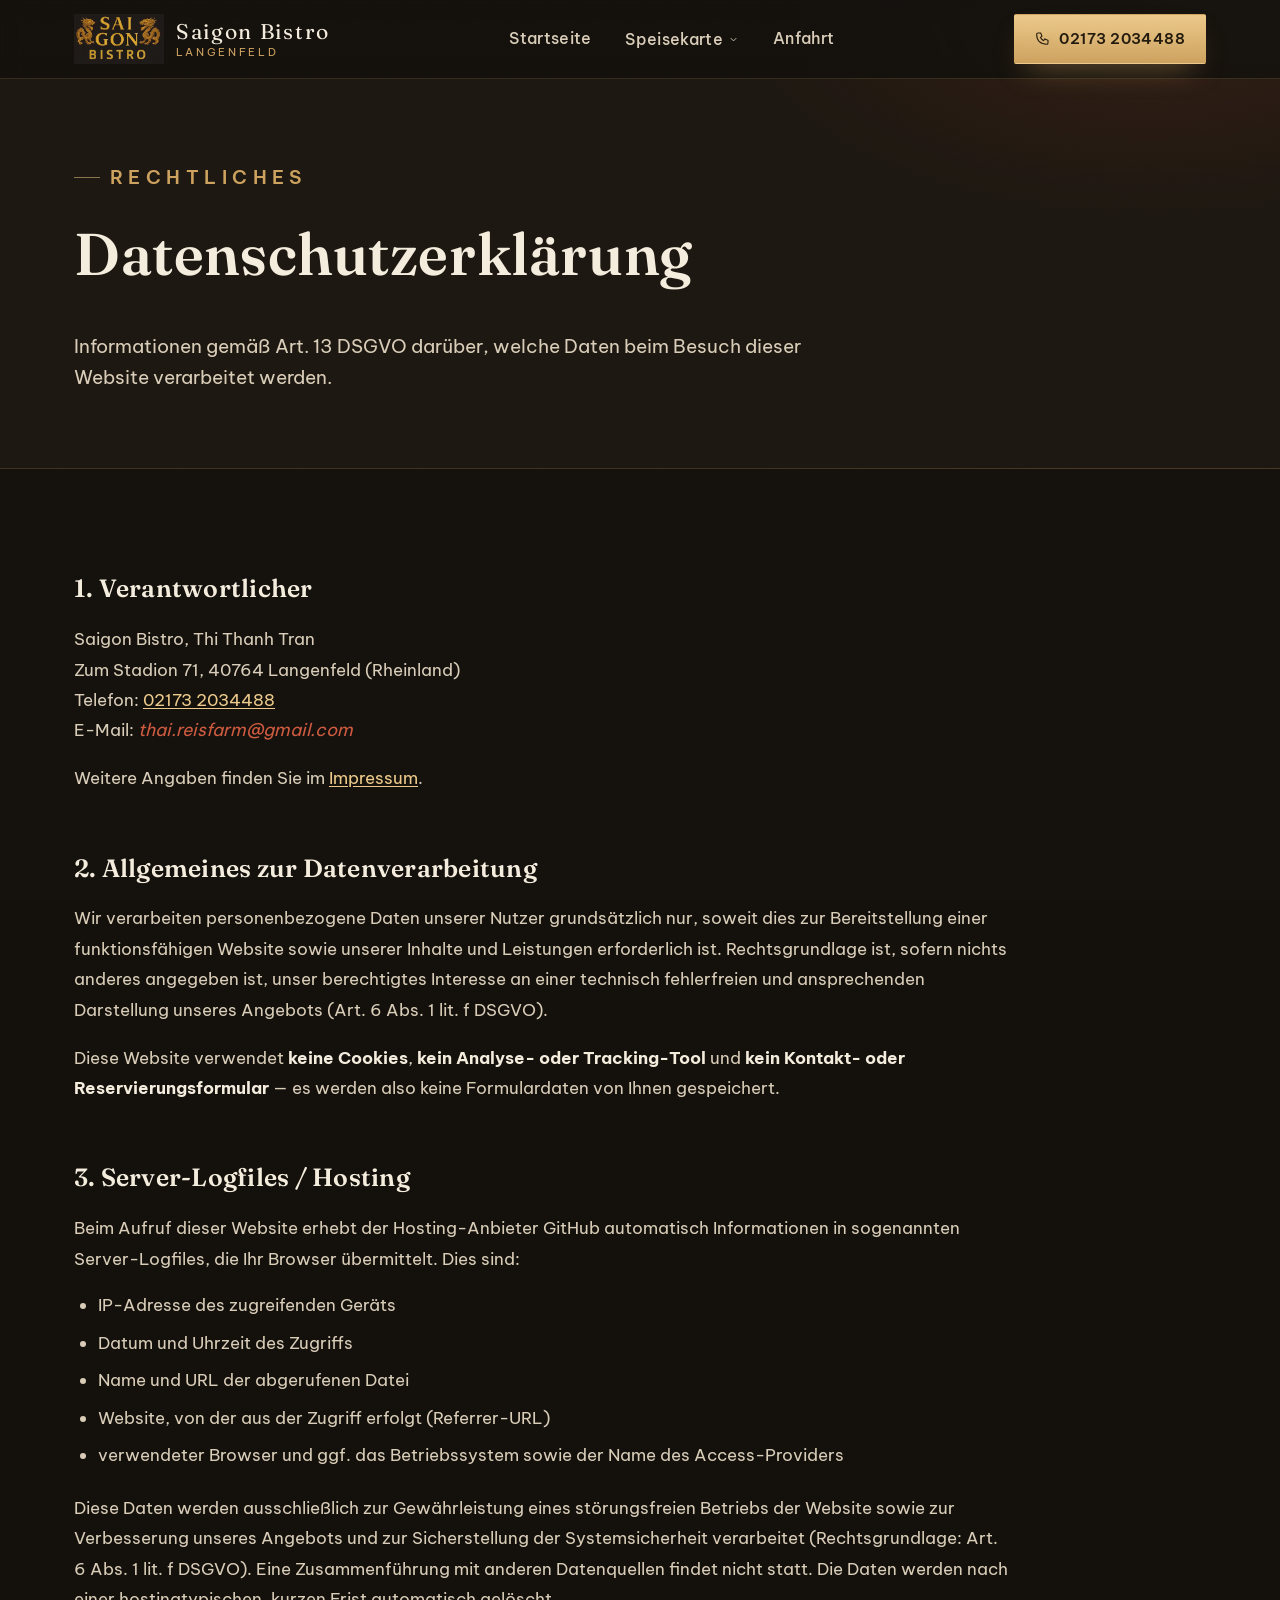
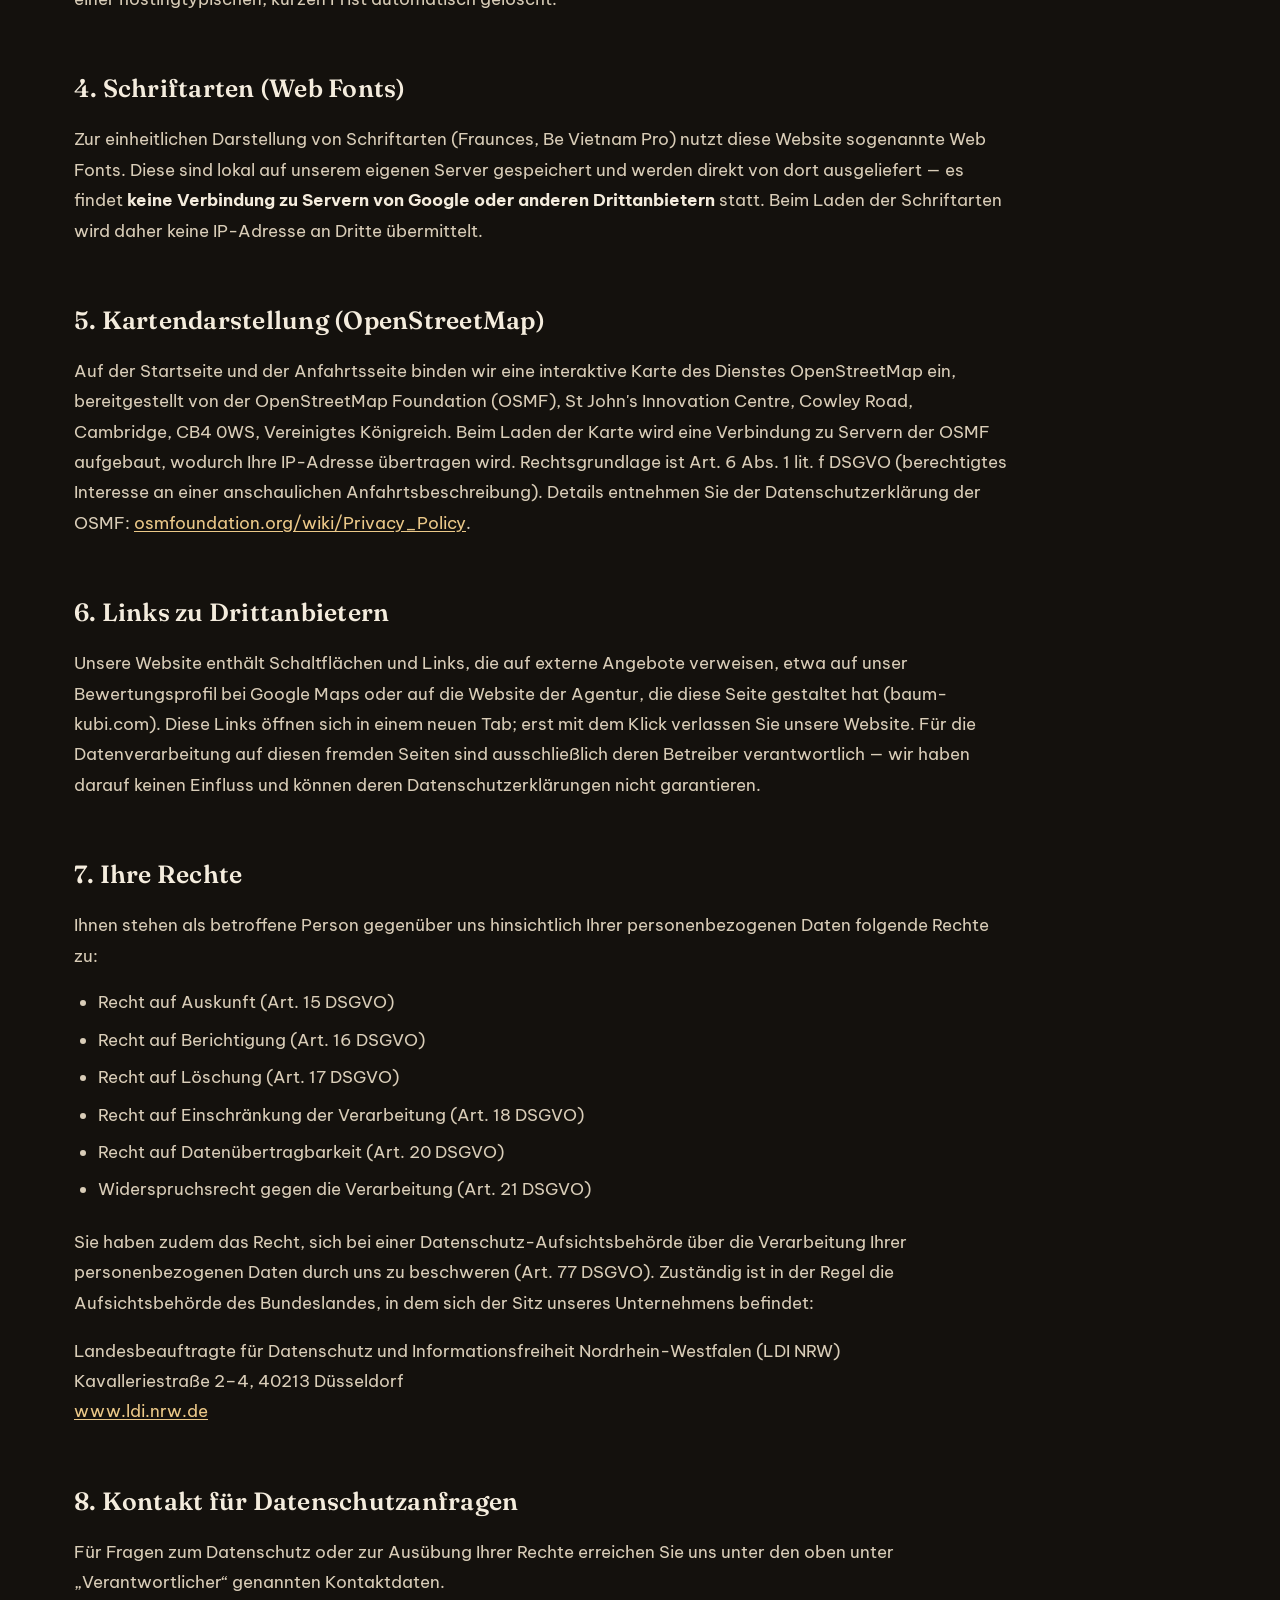
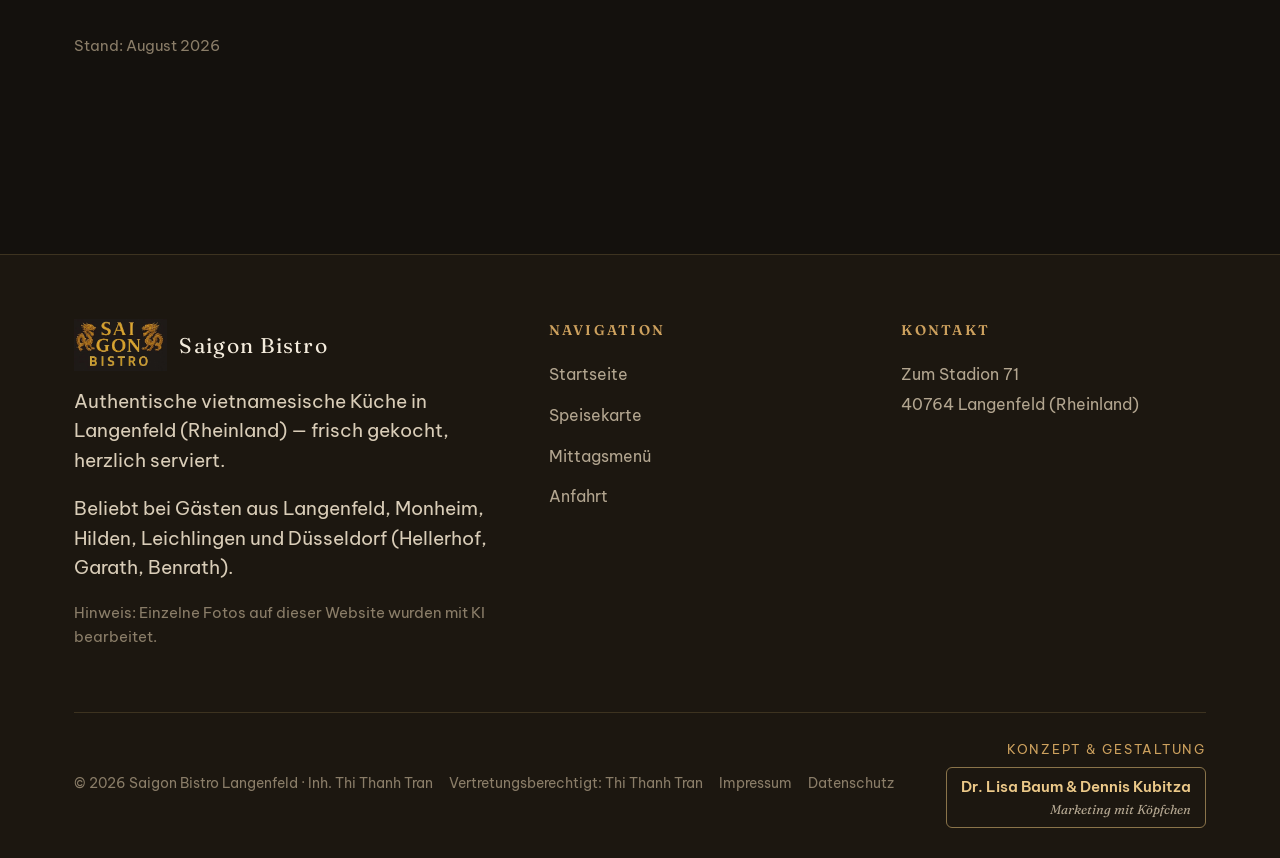
<file: datenschutz.html>
<!doctype html>
<html lang="de">
<head>
<meta charset="UTF-8">
<meta name="viewport" content="width=device-width, initial-scale=1.0">
<title>Datenschutzerklärung — Saigon Bistro Langenfeld</title>
<meta name="description" content="Datenschutzerklärung des Saigon Bistro Langenfeld gemäß Art. 13 DSGVO.">
<meta name="author" content="Dennis Kubitza, Dr. Lisa Baum &amp; Dennis Kubitza GbR (baum-kubi.com)">
<link rel="author" href="https://dennis-kubitza.com/">
<meta name="robots" content="index, follow">
<link rel="canonical" href="https://saigon-bistro.de/datenschutz.html">
<link rel="icon" href="images/logo.webp" type="image/webp">
<link rel="stylesheet" href="css/style.css">

<!-- Open Graph -->
<meta property="og:type" content="website">
<meta property="og:site_name" content="Saigon Bistro">
<meta property="og:locale" content="de_DE">
<meta property="og:url" content="https://saigon-bistro.de/datenschutz.html">
<meta property="og:title" content="Datenschutzerklärung — Saigon Bistro Langenfeld">
<meta property="og:description" content="Datenschutzerklärung des Saigon Bistro Langenfeld gemäß Art. 13 DSGVO.">
<meta property="og:image" content="https://saigon-bistro.de/images/logo.webp">
<meta property="og:image:width" content="600">
<meta property="og:image:height" content="334">

<!-- Twitter Card -->
<meta name="twitter:card" content="summary">
<meta name="twitter:title" content="Datenschutzerklärung — Saigon Bistro Langenfeld">
<meta name="twitter:image" content="https://saigon-bistro.de/images/logo.webp">
</head>
<body>

<header class="site-header">
  <nav class="nav">
    <a href="index.html" class="brand">
      <img src="images/logo.webp" alt="Saigon Bistro Logo">
      <span class="brand-text">Saigon Bistro<small>Langenfeld</small></span>
    </a>
    <div class="nav-links">
      <a href="index.html">Startseite</a>
      <div class="nav-dropdown">
        <button class="nav-dropdown-toggle" type="button" aria-haspopup="true" aria-expanded="false">
          Speisekarte
          <svg viewBox="0 0 24 24" fill="none" stroke="currentColor" stroke-width="2"><path d="M6 9l6 6 6-6"/></svg>
        </button>
        <div class="nav-dropdown-menu">
          <a href="speisekarte.html">Komplette Karte</a>
          <a href="mittagsangebote.html">Mittagsmenü</a>
        </div>
      </div>
      <a href="anfahrt.html">Anfahrt</a>
    </div>
    <button class="nav-toggle" aria-label="Menü öffnen" aria-expanded="false">
      <svg viewBox="0 0 24 24" fill="none" stroke="currentColor" stroke-width="1.6"><path d="M3 6h18M3 12h18M3 18h18"/></svg>
    </button>
    <div class="nav-cta">
      <a href="tel:021732034488" class="btn btn-call">
        <svg viewBox="0 0 24 24" fill="none" stroke="currentColor" stroke-width="1.6"><path d="M6 3h4l2 5-2.5 1.5a11 11 0 005 5L16 12l5 2v4a2 2 0 01-2 2C9.5 20 4 14.5 4 5a2 2 0 012-2z"/></svg>
        <span class="btn-call-num">02173 2034488</span>
      </a>
    </div>
  </nav>
</header>

<main>

  <section class="page-hero">
    <div class="container">
      <p class="kicker">Rechtliches</p>
      <h1>Datenschutzerklärung</h1>
      <p>Informationen gemäß Art. 13 DSGVO darüber, welche Daten beim Besuch dieser Website verarbeitet werden.</p>
    </div>
  </section>

  <section>
    <div class="container">


      <div class="legal-content reveal">
        <h2>1. Verantwortlicher</h2>
        <p>
          Saigon Bistro, Thi Thanh Tran<br>
          Zum Stadion 71, 40764 Langenfeld (Rheinland)<br>
          Telefon: <a href="tel:021732034488">02173 2034488</a><br>
          E-Mail: <span class="legal-todo">thai.reisfarm@gmail.com</span>
        </p>
        <p>Weitere Angaben finden Sie im <a href="impressum.html">Impressum</a>.</p>

        <h2>2. Allgemeines zur Datenverarbeitung</h2>
        <p>Wir verarbeiten personenbezogene Daten unserer Nutzer grundsätzlich nur, soweit dies zur
          Bereitstellung einer funktionsfähigen Website sowie unserer Inhalte und Leistungen erforderlich ist.
          Rechtsgrundlage ist, sofern nichts anderes angegeben ist, unser berechtigtes Interesse an einer
          technisch fehlerfreien und ansprechenden Darstellung unseres Angebots (Art. 6 Abs. 1 lit. f DSGVO).</p>
        <p>Diese Website verwendet <strong>keine Cookies</strong>, <strong>kein Analyse- oder Tracking-Tool</strong>
          und <strong>kein Kontakt- oder Reservierungsformular</strong> — es werden also keine Formulardaten von
          Ihnen gespeichert.</p>

        <h2>3. Server-Logfiles / Hosting</h2>
        <p>Beim Aufruf dieser Website erhebt der Hosting-Anbieter GitHub</span> automatisch Informationen in sogenannten Server-Logfiles, die
          Ihr Browser übermittelt. Dies sind:</p>
        <ul>
          <li>IP-Adresse des zugreifenden Geräts</li>
          <li>Datum und Uhrzeit des Zugriffs</li>
          <li>Name und URL der abgerufenen Datei</li>
          <li>Website, von der aus der Zugriff erfolgt (Referrer-URL)</li>
          <li>verwendeter Browser und ggf. das Betriebssystem sowie der Name des Access-Providers</li>
        </ul>
        <p>Diese Daten werden ausschließlich zur Gewährleistung eines störungsfreien Betriebs der Website sowie
          zur Verbesserung unseres Angebots und zur Sicherstellung der Systemsicherheit verarbeitet
          (Rechtsgrundlage: Art. 6 Abs. 1 lit. f DSGVO). Eine Zusammenführung mit anderen Datenquellen findet
          nicht statt. Die Daten werden nach einer hostingtypischen, kurzen Frist automatisch gelöscht.</p>

        <h2>4. Schriftarten (Web Fonts)</h2>
        <p>Zur einheitlichen Darstellung von Schriftarten (Fraunces, Be Vietnam Pro) nutzt diese Website
          sogenannte Web Fonts. Diese sind lokal auf unserem eigenen Server gespeichert und werden direkt von
          dort ausgeliefert — es findet <strong>keine Verbindung zu Servern von Google oder anderen
          Drittanbietern</strong> statt. Beim Laden der Schriftarten wird daher keine IP-Adresse an Dritte
          übermittelt.</p>

        <h2>5. Kartendarstellung (OpenStreetMap)</h2>
        <p>Auf der Startseite und der Anfahrtsseite binden wir eine interaktive Karte des Dienstes OpenStreetMap
          ein, bereitgestellt von der OpenStreetMap Foundation (OSMF), St John's Innovation Centre, Cowley Road,
          Cambridge, CB4 0WS, Vereinigtes Königreich. Beim Laden der Karte wird eine Verbindung zu Servern der
          OSMF aufgebaut, wodurch Ihre IP-Adresse übertragen wird. Rechtsgrundlage ist Art. 6 Abs. 1 lit. f DSGVO
          (berechtigtes Interesse an einer anschaulichen Anfahrtsbeschreibung). Details entnehmen Sie der
          Datenschutzerklärung der OSMF:
          <a href="https://osmfoundation.org/wiki/Privacy_Policy" target="_blank" rel="noopener">osmfoundation.org/wiki/Privacy_Policy</a>.</p>

        <h2>6. Links zu Drittanbietern</h2>
        <p>Unsere Website enthält Schaltflächen und Links, die auf externe Angebote verweisen, etwa auf unser
          Bewertungsprofil bei Google Maps oder auf die Website der Agentur, die diese Seite gestaltet hat
          (baum-kubi.com). Diese Links öffnen sich in einem neuen Tab; erst mit dem Klick verlassen Sie unsere
          Website. Für die Datenverarbeitung auf diesen fremden Seiten sind ausschließlich deren Betreiber
          verantwortlich — wir haben darauf keinen Einfluss und können deren Datenschutzerklärungen nicht
          garantieren.</p>

        <h2>7. Ihre Rechte</h2>
        <p>Ihnen stehen als betroffene Person gegenüber uns hinsichtlich Ihrer personenbezogenen Daten folgende
          Rechte zu:</p>
        <ul>
          <li>Recht auf Auskunft (Art. 15 DSGVO)</li>
          <li>Recht auf Berichtigung (Art. 16 DSGVO)</li>
          <li>Recht auf Löschung (Art. 17 DSGVO)</li>
          <li>Recht auf Einschränkung der Verarbeitung (Art. 18 DSGVO)</li>
          <li>Recht auf Datenübertragbarkeit (Art. 20 DSGVO)</li>
          <li>Widerspruchsrecht gegen die Verarbeitung (Art. 21 DSGVO)</li>
        </ul>
        <p>Sie haben zudem das Recht, sich bei einer Datenschutz-Aufsichtsbehörde über die Verarbeitung Ihrer
          personenbezogenen Daten durch uns zu beschweren (Art. 77 DSGVO). Zuständig ist in der Regel die
          Aufsichtsbehörde des Bundeslandes, in dem sich der Sitz unseres Unternehmens befindet:</p>
        <p>Landesbeauftragte für Datenschutz und Informationsfreiheit Nordrhein-Westfalen (LDI NRW)<br>
          Kavalleriestraße 2–4, 40213 Düsseldorf<br>
          <a href="https://www.ldi.nrw.de" target="_blank" rel="noopener">www.ldi.nrw.de</a></p>

        <h2>8. Kontakt für Datenschutzanfragen</h2>
        <p>Für Fragen zum Datenschutz oder zur Ausübung Ihrer Rechte erreichen Sie uns unter den oben unter
          „Verantwortlicher“ genannten Kontaktdaten.</p>

        <p style="margin-top:2.4em; font-size:.8rem; color:var(--muted-2);">Stand: August 2026</p>
      </div>
    </div>
  </section>

</main>

<footer class="site-footer">
  <div class="container">
    <div class="footer-grid">
      <div>
        <div class="footer-brand">
          <img src="images/logo.webp" alt="Saigon Bistro Logo">
          <span>Saigon Bistro</span>
        </div>
        <p style="max-width:32ch;">Authentische vietnamesische Küche in Langenfeld (Rheinland) — frisch gekocht, herzlich serviert.</p>
        <p style="max-width:42ch; margin-top:10px;">Beliebt bei Gästen aus Langenfeld, Monheim, Hilden, Leichlingen
          und Düsseldorf (Hellerhof, Garath, Benrath).</p>
        <p style="max-width:42ch; margin-top:10px; font-size:.8rem; color:var(--muted-2);">Hinweis: Einzelne
          Fotos auf dieser Website wurden mit KI bearbeitet.</p>
      </div>
      <div class="footer-col">
        <h4>Navigation</h4>
        <ul>
          <li><a href="index.html">Startseite</a></li>
          <li><a href="speisekarte.html">Speisekarte</a></li>
          <li><a href="mittagsangebote.html">Mittagsmenü</a></li>
          <li><a href="anfahrt.html">Anfahrt</a></li>
        </ul>
      </div>
      <div class="footer-col">
        <h4>Kontakt</h4>
        <ul>
          <li><span>Zum Stadion 71<br>40764 Langenfeld (Rheinland)</span></li>
        </ul>
      </div>
    </div>
    <div class="footer-bottom">
      <div class="footer-legal">
        <span>© <span data-year></span> Saigon Bistro Langenfeld · Inh. Thi Thanh Tran</span>
        <span>Vertretungsberechtigt: Thi Thanh Tran</span>
        <a href="impressum.html">Impressum</a>
        <a href="datenschutz.html">Datenschutz</a>
      </div>
      <div class="footer-credit">
        <span class="footer-credit-label">Konzept &amp; Gestaltung</span>
        <a href="https://baum-kubi.com" target="_blank" rel="noopener" class="footer-agency-link">
          <span>Dr. Lisa Baum &amp; Dennis Kubitza</span>
          <span class="footer-tagline">Marketing mit Köpfchen</span>
        </a>
      </div>
    </div>
  </div>
</footer>

<script src="js/main.js"></script>
</body>
</html>
</file>
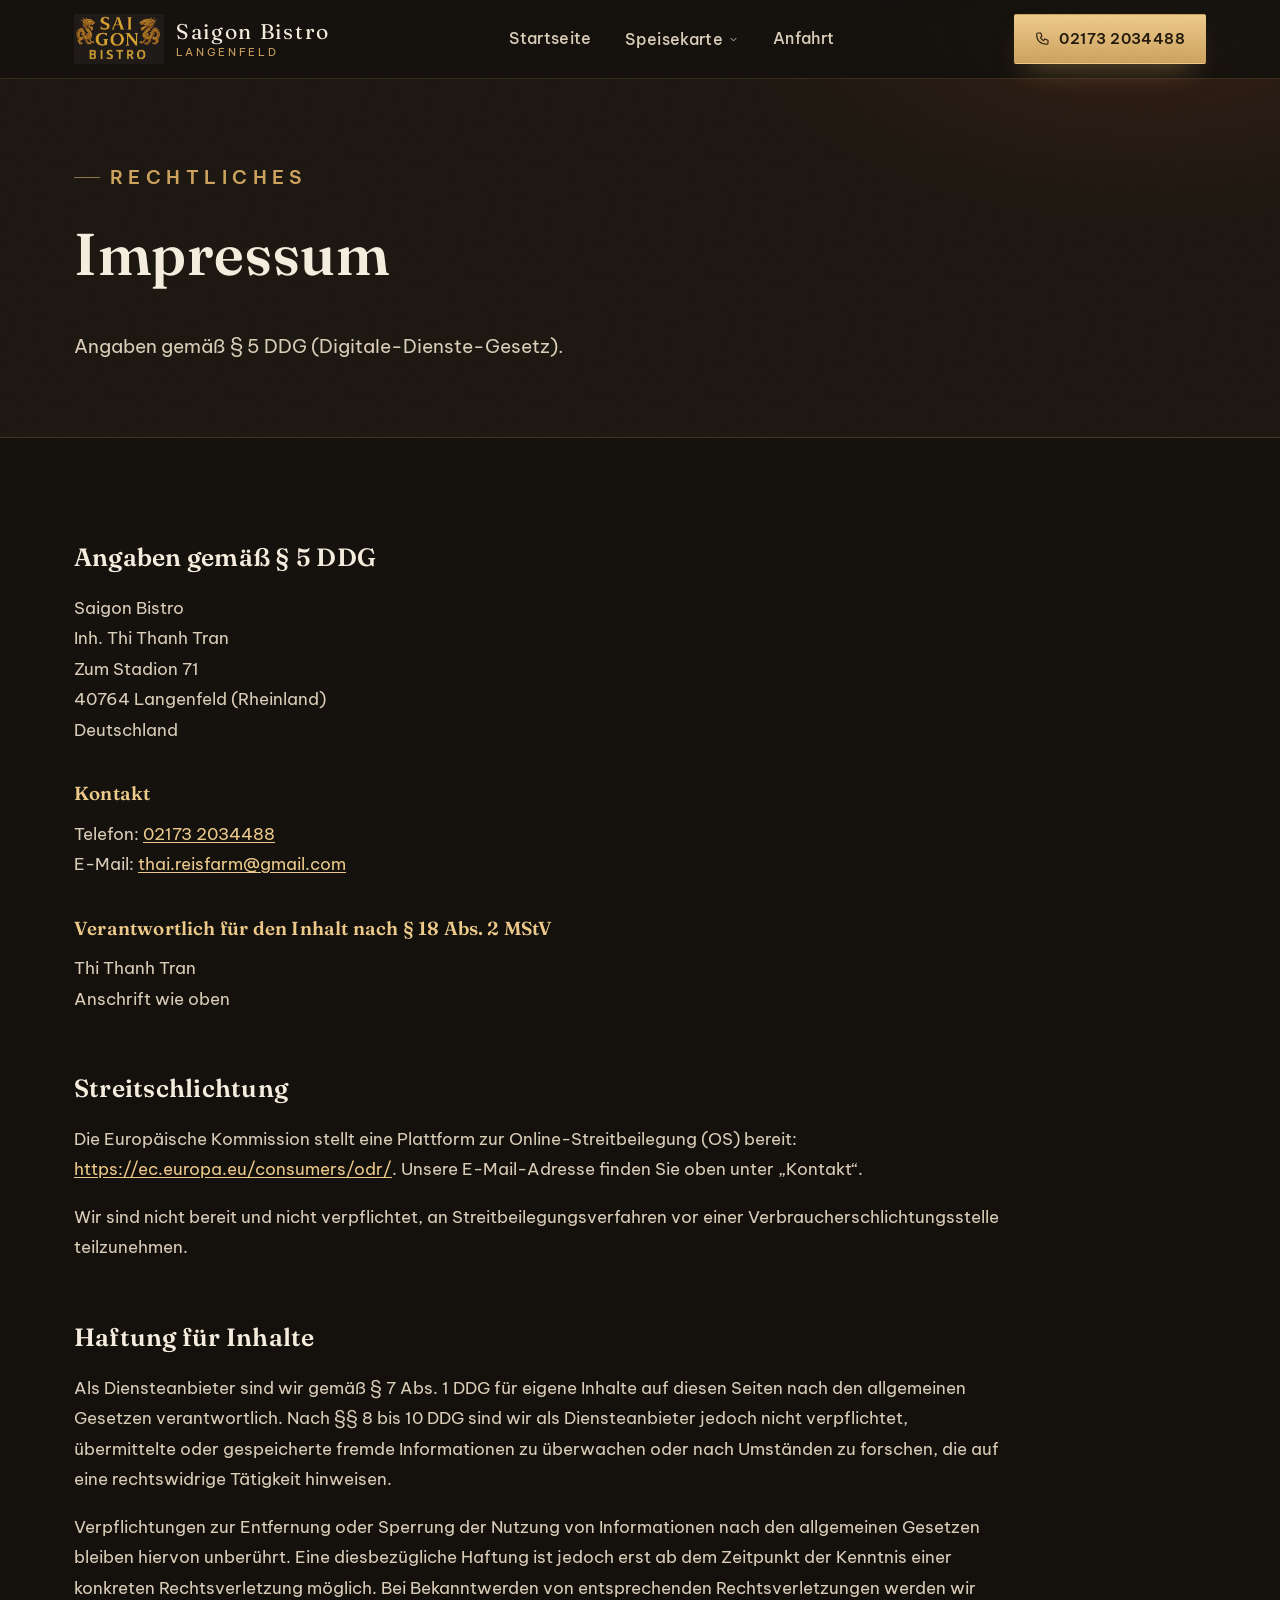
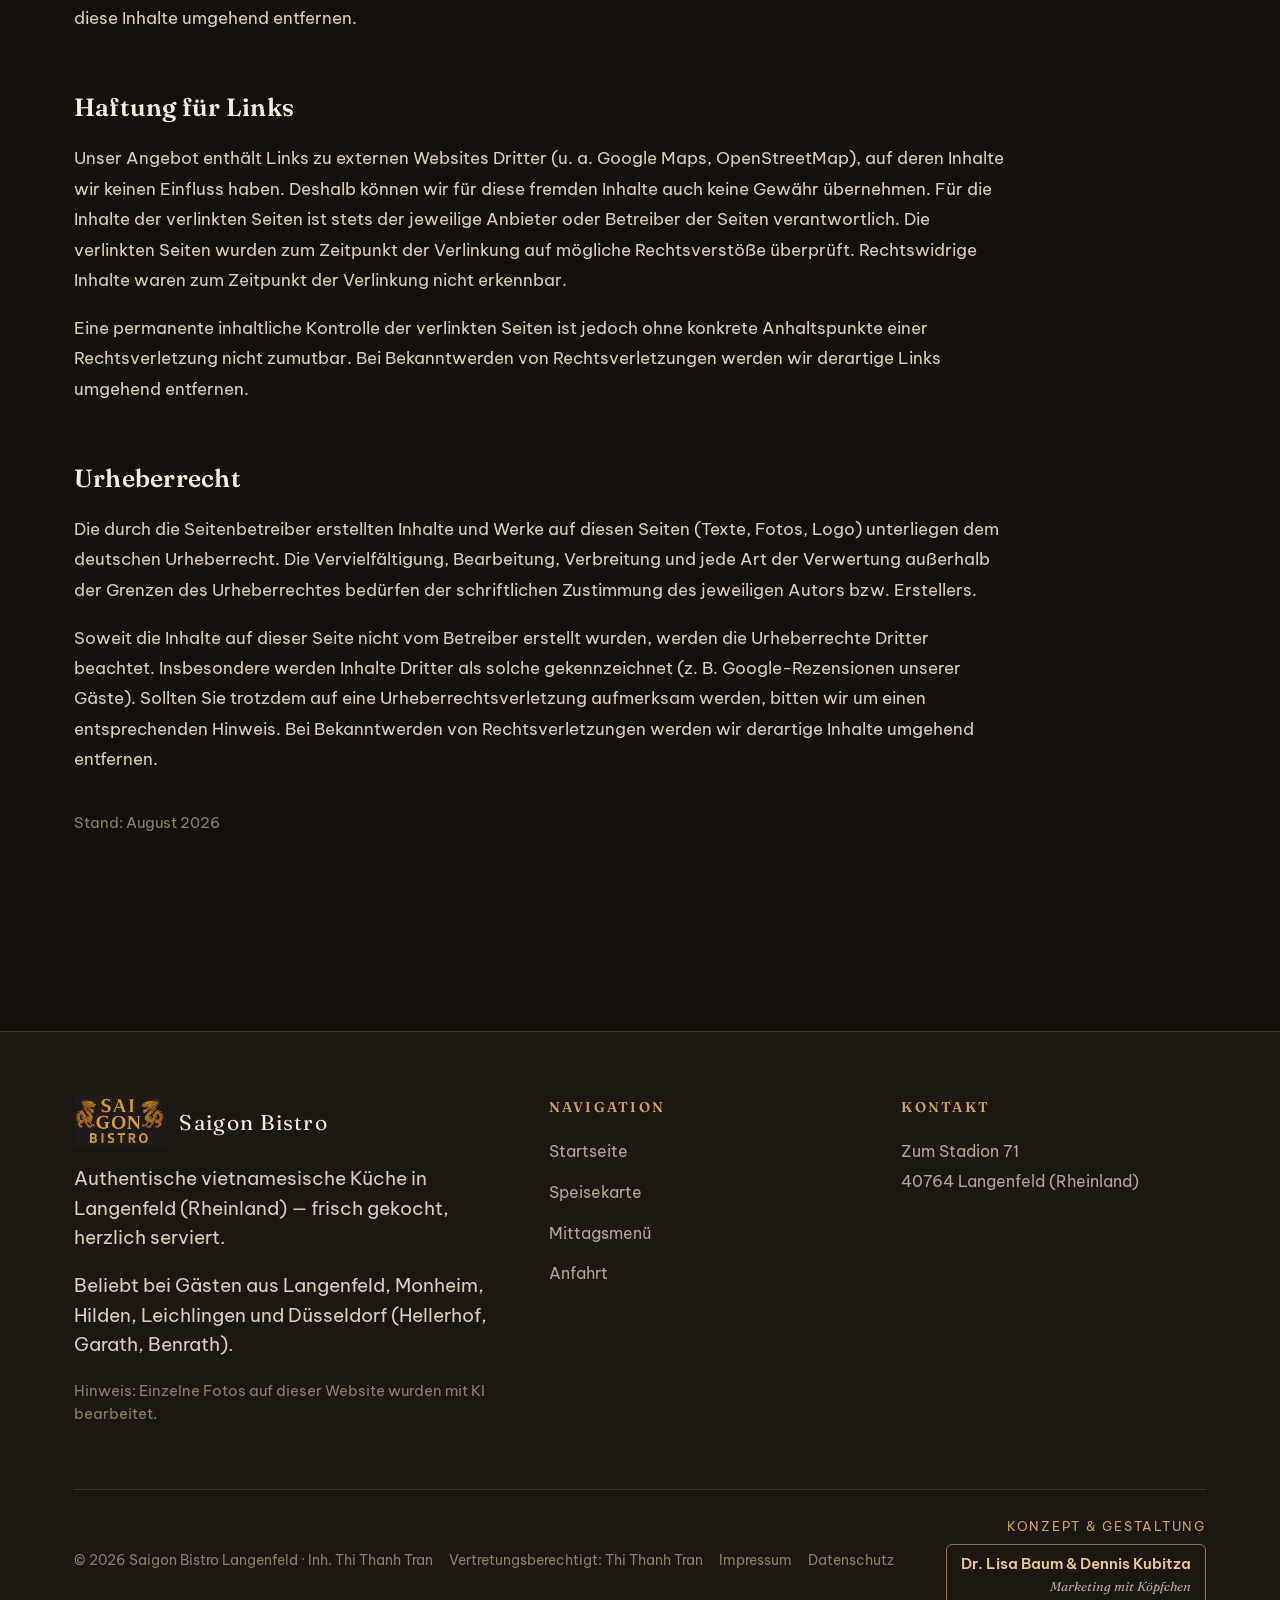
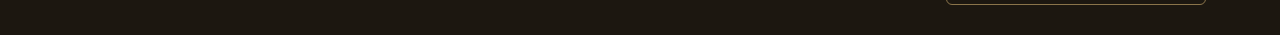
<file: impressum.html>
<!doctype html>
<html lang="de">
<head>
<meta charset="UTF-8">
<meta name="viewport" content="width=device-width, initial-scale=1.0">
<title>Impressum — Saigon Bistro Langenfeld</title>
<meta name="description" content="Impressum des Saigon Bistro Langenfeld gemäß § 5 DDG.">
<meta name="author" content="Dennis Kubitza, Dr. Lisa Baum &amp; Dennis Kubitza GbR (baum-kubi.com)">
<link rel="author" href="https://dennis-kubitza.com/">
<meta name="robots" content="index, follow">
<link rel="canonical" href="https://saigon-bistro.de/impressum.html">
<link rel="icon" href="images/logo.webp" type="image/webp">
<link rel="stylesheet" href="css/style.css">

<!-- Open Graph -->
<meta property="og:type" content="website">
<meta property="og:site_name" content="Saigon Bistro">
<meta property="og:locale" content="de_DE">
<meta property="og:url" content="https://saigon-bistro.de/impressum.html">
<meta property="og:title" content="Impressum — Saigon Bistro Langenfeld">
<meta property="og:description" content="Impressum des Saigon Bistro Langenfeld gemäß § 5 DDG.">
<meta property="og:image" content="https://saigon-bistro.de/images/logo.webp">
<meta property="og:image:width" content="600">
<meta property="og:image:height" content="334">

<!-- Twitter Card -->
<meta name="twitter:card" content="summary">
<meta name="twitter:title" content="Impressum — Saigon Bistro Langenfeld">
<meta name="twitter:image" content="https://saigon-bistro.de/images/logo.webp">
</head>
<body>

<header class="site-header">
  <nav class="nav">
    <a href="index.html" class="brand">
      <img src="images/logo.webp" alt="Saigon Bistro Logo">
      <span class="brand-text">Saigon Bistro<small>Langenfeld</small></span>
    </a>
    <div class="nav-links">
      <a href="index.html">Startseite</a>
      <div class="nav-dropdown">
        <button class="nav-dropdown-toggle" type="button" aria-haspopup="true" aria-expanded="false">
          Speisekarte
          <svg viewBox="0 0 24 24" fill="none" stroke="currentColor" stroke-width="2"><path d="M6 9l6 6 6-6"/></svg>
        </button>
        <div class="nav-dropdown-menu">
          <a href="speisekarte.html">Komplette Karte</a>
          <a href="mittagsangebote.html">Mittagsmenü</a>
        </div>
      </div>
      <a href="anfahrt.html">Anfahrt</a>
    </div>
    <button class="nav-toggle" aria-label="Menü öffnen" aria-expanded="false">
      <svg viewBox="0 0 24 24" fill="none" stroke="currentColor" stroke-width="1.6"><path d="M3 6h18M3 12h18M3 18h18"/></svg>
    </button>
    <div class="nav-cta">
      <a href="tel:021732034488" class="btn btn-call">
        <svg viewBox="0 0 24 24" fill="none" stroke="currentColor" stroke-width="1.6"><path d="M6 3h4l2 5-2.5 1.5a11 11 0 005 5L16 12l5 2v4a2 2 0 01-2 2C9.5 20 4 14.5 4 5a2 2 0 012-2z"/></svg>
        <span class="btn-call-num">02173 2034488</span>
      </a>
    </div>
  </nav>
</header>

<main>

  <section class="page-hero">
    <div class="container">
      <p class="kicker">Rechtliches</p>
      <h1>Impressum</h1>
      <p>Angaben gemäß § 5 DDG (Digitale-Dienste-Gesetz).</p>
    </div>
  </section>

  <section>
    <div class="container">

      <div class="legal-content reveal">
        <h2>Angaben gemäß § 5 DDG</h2>
        <p>
          Saigon Bistro<br>
          Inh. Thi Thanh Tran <br>
          Zum Stadion 71<br>
          40764 Langenfeld (Rheinland)<br>
          Deutschland
        </p>

        <h3>Kontakt</h3>
        <p>
          Telefon: <a href="tel:021732034488">02173 2034488</a><br>
          E-Mail: <a href="mailto:thai.reisfarm@gmail.com">thai.reisfarm@gmail.com</a>
        </p>


        <h3>Verantwortlich für den Inhalt nach § 18 Abs. 2 MStV</h3>
        <p>Thi Thanh Tran<br>Anschrift wie oben</p>

        <h2>Streitschlichtung</h2>
        <p>Die Europäische Kommission stellt eine Plattform zur Online-Streitbeilegung (OS) bereit:
          <a href="https://ec.europa.eu/consumers/odr/" target="_blank" rel="noopener">https://ec.europa.eu/consumers/odr/</a>.
          Unsere E-Mail-Adresse finden Sie oben unter „Kontakt“.</p>
        <p>Wir sind nicht bereit und nicht verpflichtet, an Streitbeilegungsverfahren vor einer
          Verbraucherschlichtungsstelle teilzunehmen.</p>

        <h2>Haftung für Inhalte</h2>
        <p>Als Diensteanbieter sind wir gemäß § 7 Abs. 1 DDG für eigene Inhalte auf diesen Seiten nach den
          allgemeinen Gesetzen verantwortlich. Nach §§ 8 bis 10 DDG sind wir als Diensteanbieter jedoch nicht
          verpflichtet, übermittelte oder gespeicherte fremde Informationen zu überwachen oder nach Umständen zu
          forschen, die auf eine rechtswidrige Tätigkeit hinweisen.</p>
        <p>Verpflichtungen zur Entfernung oder Sperrung der Nutzung von Informationen nach den allgemeinen
          Gesetzen bleiben hiervon unberührt. Eine diesbezügliche Haftung ist jedoch erst ab dem Zeitpunkt der
          Kenntnis einer konkreten Rechtsverletzung möglich. Bei Bekanntwerden von entsprechenden
          Rechtsverletzungen werden wir diese Inhalte umgehend entfernen.</p>

        <h2>Haftung für Links</h2>
        <p>Unser Angebot enthält Links zu externen Websites Dritter (u. a. Google Maps, OpenStreetMap), auf deren
          Inhalte wir keinen Einfluss haben. Deshalb können wir für diese fremden Inhalte auch keine Gewähr
          übernehmen. Für die Inhalte der verlinkten Seiten ist stets der jeweilige Anbieter oder Betreiber der
          Seiten verantwortlich. Die verlinkten Seiten wurden zum Zeitpunkt der Verlinkung auf mögliche
          Rechtsverstöße überprüft. Rechtswidrige Inhalte waren zum Zeitpunkt der Verlinkung nicht erkennbar.</p>
        <p>Eine permanente inhaltliche Kontrolle der verlinkten Seiten ist jedoch ohne konkrete Anhaltspunkte
          einer Rechtsverletzung nicht zumutbar. Bei Bekanntwerden von Rechtsverletzungen werden wir derartige
          Links umgehend entfernen.</p>

        <h2>Urheberrecht</h2>
        <p>Die durch die Seitenbetreiber erstellten Inhalte und Werke auf diesen Seiten (Texte, Fotos, Logo)
          unterliegen dem deutschen Urheberrecht. Die Vervielfältigung, Bearbeitung, Verbreitung und jede Art der
          Verwertung außerhalb der Grenzen des Urheberrechtes bedürfen der schriftlichen Zustimmung des jeweiligen
          Autors bzw. Erstellers.</p>
        <p>Soweit die Inhalte auf dieser Seite nicht vom Betreiber erstellt wurden, werden die Urheberrechte
          Dritter beachtet. Insbesondere werden Inhalte Dritter als solche gekennzeichnet (z. B. Google-Rezensionen
          unserer Gäste). Sollten Sie trotzdem auf eine Urheberrechtsverletzung aufmerksam werden, bitten wir um
          einen entsprechenden Hinweis. Bei Bekanntwerden von Rechtsverletzungen werden wir derartige Inhalte
          umgehend entfernen.</p>

        <p style="margin-top:2.4em; font-size:.8rem; color:var(--muted-2);">Stand: August 2026</p>
      </div>
    </div>
  </section>

</main>

<footer class="site-footer">
  <div class="container">
    <div class="footer-grid">
      <div>
        <div class="footer-brand">
          <img src="images/logo.webp" alt="Saigon Bistro Logo">
          <span>Saigon Bistro</span>
        </div>
        <p style="max-width:32ch;">Authentische vietnamesische Küche in Langenfeld (Rheinland) — frisch gekocht, herzlich serviert.</p>
        <p style="max-width:42ch; margin-top:10px;">Beliebt bei Gästen aus Langenfeld, Monheim, Hilden, Leichlingen
          und Düsseldorf (Hellerhof, Garath, Benrath).</p>
        <p style="max-width:42ch; margin-top:10px; font-size:.8rem; color:var(--muted-2);">Hinweis: Einzelne
          Fotos auf dieser Website wurden mit KI bearbeitet.</p>
      </div>
      <div class="footer-col">
        <h4>Navigation</h4>
        <ul>
          <li><a href="index.html">Startseite</a></li>
          <li><a href="speisekarte.html">Speisekarte</a></li>
          <li><a href="mittagsangebote.html">Mittagsmenü</a></li>
          <li><a href="anfahrt.html">Anfahrt</a></li>
        </ul>
      </div>
      <div class="footer-col">
        <h4>Kontakt</h4>
        <ul>
          <li><span>Zum Stadion 71<br>40764 Langenfeld (Rheinland)</span></li>
        </ul>
      </div>
    </div>
    <div class="footer-bottom">
      <div class="footer-legal">
        <span>© <span data-year></span> Saigon Bistro Langenfeld · Inh. Thi Thanh Tran</span>
        <span>Vertretungsberechtigt: Thi Thanh Tran</span>
        <a href="impressum.html">Impressum</a>
        <a href="datenschutz.html">Datenschutz</a>
      </div>
      <div class="footer-credit">
        <span class="footer-credit-label">Konzept &amp; Gestaltung</span>
        <a href="https://baum-kubi.com" target="_blank" rel="noopener" class="footer-agency-link">
          <span>Dr. Lisa Baum &amp; Dennis Kubitza</span>
          <span class="footer-tagline">Marketing mit Köpfchen</span>
        </a>
      </div>
    </div>
  </div>
</footer>

<script src="js/main.js"></script>
</body>
</html>
</file>
<file: css/style.css>
/* ==========================================================================
   Saigon Bistro — Langenfeld
   Design language: warm lacquer-black + antique gold, editorial serif
   display type paired with Be Vietnam Pro, arch motifs echoing the
   restaurant's interior niches, subtle grain for depth.
   ========================================================================== */

/* Self-hosted fonts (OFL-licensed) — see fonts/OFL-Fraunces.txt and
   fonts/OFL-BeVietnamPro.txt. Downloaded from Google Fonts and served
   locally so visitors' browsers never contact Google's servers. */
@font-face{
  font-family:'Fraunces'; font-style:normal; font-weight:300 700; font-display:swap;
  src:url('../fonts/fraunces-normal-latin.woff2') format('woff2');
  unicode-range:U+0000-00FF, U+0131, U+0152-0153, U+02BB-02BC, U+02C6, U+02DA, U+02DC, U+0304, U+0308, U+0329, U+2000-206F, U+20AC, U+2122, U+2191, U+2193, U+2212, U+2215, U+FEFF, U+FFFD;
}
@font-face{
  font-family:'Fraunces'; font-style:normal; font-weight:300 700; font-display:swap;
  src:url('../fonts/fraunces-normal-latin-ext.woff2') format('woff2');
  unicode-range:U+0100-02BA, U+02BD-02C5, U+02C7-02CC, U+02CE-02D7, U+02DD-02FF, U+0304, U+0308, U+0329, U+1D00-1DBF, U+1E00-1E9F, U+1EF2-1EFF, U+2020, U+20A0-20AB, U+20AD-20C0, U+2113, U+2C60-2C7F, U+A720-A7FF;
}
@font-face{
  font-family:'Fraunces'; font-style:normal; font-weight:300 700; font-display:swap;
  src:url('../fonts/fraunces-normal-vietnamese.woff2') format('woff2');
  unicode-range:U+0102-0103, U+0110-0111, U+0128-0129, U+0168-0169, U+01A0-01A1, U+01AF-01B0, U+0300-0301, U+0303-0304, U+0308-0309, U+0323, U+0329, U+1EA0-1EF9, U+20AB;
}
@font-face{
  font-family:'Fraunces'; font-style:italic; font-weight:400 500; font-display:swap;
  src:url('../fonts/fraunces-italic-latin.woff2') format('woff2');
  unicode-range:U+0000-00FF, U+0131, U+0152-0153, U+02BB-02BC, U+02C6, U+02DA, U+02DC, U+0304, U+0308, U+0329, U+2000-206F, U+20AC, U+2122, U+2191, U+2193, U+2212, U+2215, U+FEFF, U+FFFD;
}
@font-face{
  font-family:'Fraunces'; font-style:italic; font-weight:400 500; font-display:swap;
  src:url('../fonts/fraunces-italic-latin-ext.woff2') format('woff2');
  unicode-range:U+0100-02BA, U+02BD-02C5, U+02C7-02CC, U+02CE-02D7, U+02DD-02FF, U+0304, U+0308, U+0329, U+1D00-1DBF, U+1E00-1E9F, U+1EF2-1EFF, U+2020, U+20A0-20AB, U+20AD-20C0, U+2113, U+2C60-2C7F, U+A720-A7FF;
}
@font-face{
  font-family:'Fraunces'; font-style:italic; font-weight:400 500; font-display:swap;
  src:url('../fonts/fraunces-italic-vietnamese.woff2') format('woff2');
  unicode-range:U+0102-0103, U+0110-0111, U+0128-0129, U+0168-0169, U+01A0-01A1, U+01AF-01B0, U+0300-0301, U+0303-0304, U+0308-0309, U+0323, U+0329, U+1EA0-1EF9, U+20AB;
}
@font-face{
  font-family:'Be Vietnam Pro'; font-style:normal; font-weight:300; font-display:swap;
  src:url('../fonts/be-vietnam-pro-300-latin.woff2') format('woff2');
  unicode-range:U+0000-00FF, U+0131, U+0152-0153, U+02BB-02BC, U+02C6, U+02DA, U+02DC, U+0304, U+0308, U+0329, U+2000-206F, U+20AC, U+2122, U+2191, U+2193, U+2212, U+2215, U+FEFF, U+FFFD;
}
@font-face{
  font-family:'Be Vietnam Pro'; font-style:normal; font-weight:300; font-display:swap;
  src:url('../fonts/be-vietnam-pro-300-latin-ext.woff2') format('woff2');
  unicode-range:U+0100-02BA, U+02BD-02C5, U+02C7-02CC, U+02CE-02D7, U+02DD-02FF, U+0304, U+0308, U+0329, U+1D00-1DBF, U+1E00-1E9F, U+1EF2-1EFF, U+2020, U+20A0-20AB, U+20AD-20C0, U+2113, U+2C60-2C7F, U+A720-A7FF;
}
@font-face{
  font-family:'Be Vietnam Pro'; font-style:normal; font-weight:300; font-display:swap;
  src:url('../fonts/be-vietnam-pro-300-vietnamese.woff2') format('woff2');
  unicode-range:U+0102-0103, U+0110-0111, U+0128-0129, U+0168-0169, U+01A0-01A1, U+01AF-01B0, U+0300-0301, U+0303-0304, U+0308-0309, U+0323, U+0329, U+1EA0-1EF9, U+20AB;
}
@font-face{
  font-family:'Be Vietnam Pro'; font-style:normal; font-weight:400; font-display:swap;
  src:url('../fonts/be-vietnam-pro-400-latin.woff2') format('woff2');
  unicode-range:U+0000-00FF, U+0131, U+0152-0153, U+02BB-02BC, U+02C6, U+02DA, U+02DC, U+0304, U+0308, U+0329, U+2000-206F, U+20AC, U+2122, U+2191, U+2193, U+2212, U+2215, U+FEFF, U+FFFD;
}
@font-face{
  font-family:'Be Vietnam Pro'; font-style:normal; font-weight:400; font-display:swap;
  src:url('../fonts/be-vietnam-pro-400-latin-ext.woff2') format('woff2');
  unicode-range:U+0100-02BA, U+02BD-02C5, U+02C7-02CC, U+02CE-02D7, U+02DD-02FF, U+0304, U+0308, U+0329, U+1D00-1DBF, U+1E00-1E9F, U+1EF2-1EFF, U+2020, U+20A0-20AB, U+20AD-20C0, U+2113, U+2C60-2C7F, U+A720-A7FF;
}
@font-face{
  font-family:'Be Vietnam Pro'; font-style:normal; font-weight:400; font-display:swap;
  src:url('../fonts/be-vietnam-pro-400-vietnamese.woff2') format('woff2');
  unicode-range:U+0102-0103, U+0110-0111, U+0128-0129, U+0168-0169, U+01A0-01A1, U+01AF-01B0, U+0300-0301, U+0303-0304, U+0308-0309, U+0323, U+0329, U+1EA0-1EF9, U+20AB;
}
@font-face{
  font-family:'Be Vietnam Pro'; font-style:normal; font-weight:500; font-display:swap;
  src:url('../fonts/be-vietnam-pro-500-latin.woff2') format('woff2');
  unicode-range:U+0000-00FF, U+0131, U+0152-0153, U+02BB-02BC, U+02C6, U+02DA, U+02DC, U+0304, U+0308, U+0329, U+2000-206F, U+20AC, U+2122, U+2191, U+2193, U+2212, U+2215, U+FEFF, U+FFFD;
}
@font-face{
  font-family:'Be Vietnam Pro'; font-style:normal; font-weight:500; font-display:swap;
  src:url('../fonts/be-vietnam-pro-500-latin-ext.woff2') format('woff2');
  unicode-range:U+0100-02BA, U+02BD-02C5, U+02C7-02CC, U+02CE-02D7, U+02DD-02FF, U+0304, U+0308, U+0329, U+1D00-1DBF, U+1E00-1E9F, U+1EF2-1EFF, U+2020, U+20A0-20AB, U+20AD-20C0, U+2113, U+2C60-2C7F, U+A720-A7FF;
}
@font-face{
  font-family:'Be Vietnam Pro'; font-style:normal; font-weight:500; font-display:swap;
  src:url('../fonts/be-vietnam-pro-500-vietnamese.woff2') format('woff2');
  unicode-range:U+0102-0103, U+0110-0111, U+0128-0129, U+0168-0169, U+01A0-01A1, U+01AF-01B0, U+0300-0301, U+0303-0304, U+0308-0309, U+0323, U+0329, U+1EA0-1EF9, U+20AB;
}
@font-face{
  font-family:'Be Vietnam Pro'; font-style:normal; font-weight:600; font-display:swap;
  src:url('../fonts/be-vietnam-pro-600-latin.woff2') format('woff2');
  unicode-range:U+0000-00FF, U+0131, U+0152-0153, U+02BB-02BC, U+02C6, U+02DA, U+02DC, U+0304, U+0308, U+0329, U+2000-206F, U+20AC, U+2122, U+2191, U+2193, U+2212, U+2215, U+FEFF, U+FFFD;
}
@font-face{
  font-family:'Be Vietnam Pro'; font-style:normal; font-weight:600; font-display:swap;
  src:url('../fonts/be-vietnam-pro-600-latin-ext.woff2') format('woff2');
  unicode-range:U+0100-02BA, U+02BD-02C5, U+02C7-02CC, U+02CE-02D7, U+02DD-02FF, U+0304, U+0308, U+0329, U+1D00-1DBF, U+1E00-1E9F, U+1EF2-1EFF, U+2020, U+20A0-20AB, U+20AD-20C0, U+2113, U+2C60-2C7F, U+A720-A7FF;
}
@font-face{
  font-family:'Be Vietnam Pro'; font-style:normal; font-weight:600; font-display:swap;
  src:url('../fonts/be-vietnam-pro-600-vietnamese.woff2') format('woff2');
  unicode-range:U+0102-0103, U+0110-0111, U+0128-0129, U+0168-0169, U+01A0-01A1, U+01AF-01B0, U+0300-0301, U+0303-0304, U+0308-0309, U+0323, U+0329, U+1EA0-1EF9, U+20AB;
}
@font-face{
  font-family:'Be Vietnam Pro'; font-style:normal; font-weight:700; font-display:swap;
  src:url('../fonts/be-vietnam-pro-700-latin.woff2') format('woff2');
  unicode-range:U+0000-00FF, U+0131, U+0152-0153, U+02BB-02BC, U+02C6, U+02DA, U+02DC, U+0304, U+0308, U+0329, U+2000-206F, U+20AC, U+2122, U+2191, U+2193, U+2212, U+2215, U+FEFF, U+FFFD;
}
@font-face{
  font-family:'Be Vietnam Pro'; font-style:normal; font-weight:700; font-display:swap;
  src:url('../fonts/be-vietnam-pro-700-latin-ext.woff2') format('woff2');
  unicode-range:U+0100-02BA, U+02BD-02C5, U+02C7-02CC, U+02CE-02D7, U+02DD-02FF, U+0304, U+0308, U+0329, U+1D00-1DBF, U+1E00-1E9F, U+1EF2-1EFF, U+2020, U+20A0-20AB, U+20AD-20C0, U+2113, U+2C60-2C7F, U+A720-A7FF;
}
@font-face{
  font-family:'Be Vietnam Pro'; font-style:normal; font-weight:700; font-display:swap;
  src:url('../fonts/be-vietnam-pro-700-vietnamese.woff2') format('woff2');
  unicode-range:U+0102-0103, U+0110-0111, U+0128-0129, U+0168-0169, U+01A0-01A1, U+01AF-01B0, U+0300-0301, U+0303-0304, U+0308-0309, U+0323, U+0329, U+1EA0-1EF9, U+20AB;
}

:root{
  --ink:#14110d;
  --ink-2:#1c1710;
  --panel:#211a13;
  --panel-2:#2a2117;
  --line: rgba(212,175,106,.18);
  --line-strong: rgba(212,175,106,.35);
  --gold:#cda15e;
  --gold-bright:#ecc989;
  --gold-dim:#8a744a;
  --lacquer:#a8402c;
  --lacquer-bright:#cf5a3f;
  --leaf:#6f8f5c;
  --leaf-bright:#93b97c;
  --cream:#f4ecdd;
  --cream-dim:#d9cdb8;
  --muted:#b3a690;
  --muted-2:#8a7d68;
  --shadow: 0 30px 60px -25px rgba(0,0,0,.6);
  --radius: 2px;
  --serif: 'Fraunces', 'Iowan Old Style', 'Palatino Linotype', serif;
  --sans: 'Be Vietnam Pro', 'Segoe UI', system-ui, sans-serif;
  --maxw: 1180px;
}

*,*::before,*::after{ box-sizing:border-box; }
html{ scroll-behavior:smooth; font-size:16px; }

/* Desktop type scale — every rem-sized element (headings, nav, buttons,
   cards, forms…) grows proportionally once there's room for it. */
@media (min-width: 1000px){
  html{ font-size:18.5px; }
  .brand img{ height:64px; }
  .filter-bar{ top:93px; }
  .hero-badges{ flex-wrap:nowrap; justify-content:space-between; gap:32px; }
  .hero-badge{ flex:1 1 0; }
  .hero-badge .lbl{ max-width:none; }
}

body{
  margin:0;
  background:
    radial-gradient(1100px 500px at 12% -10%, rgba(207,90,63,.10), transparent 60%),
    radial-gradient(900px 500px at 100% 0%, rgba(205,161,94,.10), transparent 55%),
    var(--ink);
  color:var(--cream);
  font-family:var(--sans);
  font-size:1rem;
  line-height:1.6;
  -webkit-font-smoothing:antialiased;
  overflow-x:hidden;
}

/* subtle grain overlay */
body::before{
  content:"";
  position:fixed; inset:0;
  pointer-events:none;
  z-index:2000;
  opacity:.05;
  mix-blend-mode:overlay;
  background-image:url("data:image/svg+xml,%3Csvg xmlns='http://www.w3.org/2000/svg' width='120' height='120'%3E%3Cfilter id='n'%3E%3CfeTurbulence type='fractalNoise' baseFrequency='0.9' numOctaves='2' stitchTiles='stitch'/%3E%3C/filter%3E%3Crect width='100%25' height='100%25' filter='url(%23n)'/%3E%3C/svg%3E");
}

img{ max-width:100%; display:block; }
a{ color:inherit; text-decoration:none; }
h1,h2,h3,h4{ font-family:var(--serif); font-weight:600; margin:0 0 .5em; color:var(--cream); letter-spacing:.01em; }
p{ margin:0 0 1em; color:var(--cream-dim); }
ul{ margin:0; padding:0; list-style:none; }
button{ font-family:inherit; cursor:pointer; }

.container{ max-width:var(--maxw); margin:0 inline-start(0); margin-inline:auto; padding-inline:24px; }

/* ---------- Eyebrow / kicker ---------- */
.kicker{
  display:inline-flex; align-items:center; gap:10px;
  font-family:var(--sans); font-size:.72rem; letter-spacing:.28em; text-transform:uppercase;
  color:var(--gold); font-weight:600;
}
.kicker::before{ content:""; width:26px; height:1px; background:var(--gold-dim); display:inline-block; }

/* ---------- Buttons ---------- */
.btn{
  display:inline-flex; align-items:center; justify-content:center; gap:.6em;
  padding:.95em 1.9em;
  font-family:var(--sans); font-weight:600; font-size:.88rem; letter-spacing:.03em;
  border-radius:var(--radius);
  border:1px solid transparent;
  transition:transform .35s cubic-bezier(.2,.8,.2,1), background-color .3s, border-color .3s, color .3s, box-shadow .3s;
  white-space:nowrap;
}
.btn-primary{
  background:linear-gradient(180deg,var(--gold-bright),var(--gold));
  color:#231a0e;
  box-shadow:0 14px 30px -14px rgba(205,161,94,.55);
}
.btn-primary:hover{ transform:translateY(-2px); box-shadow:0 18px 34px -12px rgba(205,161,94,.7); }
.btn-ghost{
  background:transparent; color:var(--cream); border-color:var(--line-strong);
}
.btn-ghost:hover{ border-color:var(--gold); color:var(--gold-bright); transform:translateY(-2px); }
.btn-line{
  background:transparent; color:var(--gold); border-color:var(--gold-dim); padding:.75em 1.5em; font-size:.8rem;
}
.btn-line:hover{ background:rgba(205,161,94,.08); border-color:var(--gold); }
.btn-call{
  background:transparent; color:var(--gold-bright); border-color:var(--gold-dim);
  padding:.75em 1.3em; font-size:.82rem;
}
.btn-call:hover{ background:rgba(205,161,94,.1); border-color:var(--gold); transform:translateY(-2px); }
.btn-call svg{ width:16px; height:16px; flex:none; }

/* Nav bar only: the phone number is the sole CTA, styled as solid gold. */
.nav-cta .btn-call{
  background:linear-gradient(180deg,var(--gold-bright),var(--gold)); color:#231a0e; border-color:transparent;
  box-shadow:0 14px 30px -14px rgba(205,161,94,.55);
}
.nav-cta .btn-call:hover{ box-shadow:0 18px 34px -12px rgba(205,161,94,.7); background:linear-gradient(180deg,var(--gold-bright),var(--gold)); border-color:transparent; }

/* ==========================================================================
   Header / Nav
   ========================================================================== */
.site-header{
  position:sticky; top:0; z-index:900;
  background:rgba(20,17,13,.86);
  backdrop-filter:blur(10px) saturate(140%);
  border-bottom:1px solid var(--line);
}
.nav{
  max-width:var(--maxw); margin-inline:auto; padding:14px 24px;
  display:flex; align-items:center; justify-content:space-between; gap:20px;
}
.brand{ display:flex; align-items:center; gap:12px; order:1; }
.brand img{ height:50px; width:auto; }
.brand-text{ font-family:var(--serif); font-size:1.15rem; letter-spacing:.08em; color:var(--cream); line-height:1.1; }
.brand-text small{ display:block; font-family:var(--sans); font-size:.6rem; letter-spacing:.24em; color:var(--gold); text-transform:uppercase; margin-top:3px; }

.nav-links{ display:flex; align-items:center; gap:2px; order:2; }
.nav-links a{
  position:relative;
  padding:10px 16px;
  font-size:.86rem; font-weight:500; letter-spacing:.02em;
  color:var(--cream-dim);
  transition:color .25s;
}
.nav-links a::after{
  content:""; position:absolute; left:16px; right:16px; bottom:6px; height:1px;
  background:var(--gold); transform:scaleX(0); transform-origin:left; transition:transform .35s cubic-bezier(.2,.8,.2,1);
}
.nav-links a:hover, .nav-links a.active{ color:var(--gold-bright); }
.nav-links a:hover::after, .nav-links a.active::after{ transform:scaleX(1); }

.nav-dropdown{ position:relative; }
.nav-dropdown-toggle{
  display:flex; align-items:center; gap:5px;
  background:none; border:0; cursor:pointer; font-family:var(--sans);
  padding:10px 16px; font-size:.86rem; font-weight:500; letter-spacing:.02em;
  color:var(--cream-dim); transition:color .25s;
}
.nav-dropdown-toggle svg{ width:11px; height:11px; flex:none; transition:transform .25s; }
.nav-dropdown-toggle:hover, .nav-dropdown.open > .nav-dropdown-toggle, .nav-dropdown-toggle.active{ color:var(--gold-bright); }
.nav-dropdown:hover .nav-dropdown-toggle svg, .nav-dropdown.open .nav-dropdown-toggle svg{ transform:rotate(180deg); }
.nav-dropdown-menu{
  position:absolute; top:100%; left:0; margin-top:6px; min-width:210px;
  background:var(--panel); border:1px solid var(--line-strong); border-radius:var(--radius);
  box-shadow:var(--shadow); padding:8px; display:flex; flex-direction:column; gap:2px;
  opacity:0; visibility:hidden; transform:translateY(-6px);
  transition:opacity .22s, transform .22s, visibility .22s;
  z-index:50;
}
.nav-dropdown:hover .nav-dropdown-menu, .nav-dropdown.open .nav-dropdown-menu{
  opacity:1; visibility:visible; transform:translateY(0);
}
.nav-dropdown-menu a{
  padding:10px 12px; border-radius:2px; font-size:.85rem; color:var(--cream-dim); transition:color .2s, background .2s;
}
.nav-dropdown-menu a:hover, .nav-dropdown-menu a.active{ background:rgba(205,161,94,.12); color:var(--gold-bright); }

.nav-cta{ display:flex; align-items:center; gap:14px; order:3; }
.nav-toggle{
  display:none; background:none; border:1px solid var(--line-strong); border-radius:var(--radius);
  width:42px; height:42px; align-items:center; justify-content:center; color:var(--cream); flex:none;
}
.nav-toggle svg{ width:20px; height:20px; }

@media (max-width: 900px){
  .nav{
    position:relative;
    display:grid; grid-template-columns:1fr auto; align-items:center; row-gap:14px;
  }
  .nav-toggle{ display:flex; order:2; }
  .nav-cta{
    order:3; grid-column:1 / -1; gap:12px;
  }
  .nav-cta .btn{ flex:1 1 0; min-width:0; justify-content:center; }
  .nav-cta .btn-call{ padding:.75em .9em; font-size:.82rem; }

  /* Dropdown expands downward from the header, not in from the side */
  .nav-links{
    position:absolute; left:0; right:0; top:100%;
    flex-direction:column; align-items:stretch;
    background:linear-gradient(180deg, var(--ink-2), var(--ink) 60%);
    border-bottom:1px solid var(--line);
    padding:0 24px; gap:0;
    max-height:0; opacity:0; overflow:hidden;
    transition:max-height .4s cubic-bezier(.2,.8,.2,1), opacity .3s ease;
  }
  .nav-links.open{ max-height:420px; opacity:1; padding:8px 24px 18px; }
  .nav-links a{ width:100%; padding:14px 8px; font-size:1.05rem; border-bottom:1px solid var(--line); }

  .nav-dropdown{ width:100%; }
  .nav-dropdown-toggle{ width:100%; justify-content:space-between; padding:14px 8px; font-size:1.05rem; border-bottom:1px solid var(--line); }
  .nav-dropdown-menu{
    position:static; margin-top:0; opacity:1; visibility:visible; transform:none;
    max-height:0; overflow:hidden; padding:0 0 0 14px; border:0; box-shadow:none; background:transparent;
    transition:max-height .3s ease, padding .3s ease;
  }
  .nav-dropdown.open .nav-dropdown-menu{ max-height:160px; padding:6px 0 10px 14px; }
  .nav-dropdown-menu a{ width:100%; padding:10px 8px; font-size:.95rem; color:var(--muted); border-bottom:none; }
}

/* ==========================================================================
   Hero
   ========================================================================== */
.hero{
  position:relative;
  padding:56px 0 72px;
  overflow:hidden;
  border-bottom:1px solid var(--line);
}
.hero::before{
  content:"";
  position:absolute; inset:0;
  background:
    radial-gradient(700px 420px at 85% 10%, rgba(168,64,44,.22), transparent 60%),
    radial-gradient(600px 500px at -5% 90%, rgba(205,161,94,.14), transparent 60%);
  pointer-events:none;
}
.hero-arch{
  position:absolute; right:-60px; top:-40px; width:420px; height:560px;
  border:1px solid var(--line-strong);
  border-radius:210px 210px 0 0;
  opacity:.5;
}
.hero-arch::after{
  content:""; position:absolute; inset:26px;
  border:1px solid var(--line);
  border-radius:190px 190px 0 0;
}
.hero-inner{ position:relative; max-width:var(--maxw); margin-inline:auto; padding-inline:24px; }
.hero-grid{ display:grid; grid-template-columns:1.1fr .9fr; gap:60px; align-items:center; }
.hero h1{
  font-size:clamp(2.4rem, 4.9vw, 4rem);
  line-height:1.03;
  font-weight:600;
  margin:.4em 0 .35em;
}
.hero h1 em{ font-style:italic; color:var(--gold-bright); font-weight:500; }
.hero-lede{ font-size:1.08rem; max-width:46ch; color:var(--cream-dim); }
.hero-cta{ display:flex; gap:16px; margin-top:1.3em; flex-wrap:wrap; align-items:flex-start; }
.hero-cta-group{ display:flex; flex-direction:column; align-items:flex-start; gap:8px; }
.hero-cta-note{ font-size:.72rem; color:var(--muted); letter-spacing:.02em; }

.aktuelles-bar{ background:var(--lacquer); border-bottom:1px solid var(--line-strong); }
.aktuelles-inner{
  display:flex; align-items:center; justify-content:center; gap:14px; padding:14px 24px; color:var(--cream);
}
.aktuelles-icon{ display:inline-flex; flex:none; color:var(--cream); }
.aktuelles-icon svg{ width:22px; height:22px; }
.aktuelles-text{ margin:0; font-size:.92rem; line-height:1.5; text-align:center; }
.aktuelles-text strong{ font-family:var(--sans); font-weight:700; margin-right:.4em; }
@media (max-width: 640px){
  .aktuelles-inner{ flex-direction:column; text-align:center; gap:8px; padding:16px 24px; }
}

.trust-bar{ background:var(--panel); border-bottom:1px solid var(--line); }
.trust-bar .hero-badges{
  margin-top:0; padding:11px 0; border-top:0; justify-content:center; gap:16px 40px;
}
.trust-bar .hero-badge{ flex:0 1 auto; }
.trust-bar .hero-badge .lbl{ max-width:none; }

.hero-badges{
  display:flex; gap:28px; margin-top:44px; flex-wrap:wrap; justify-content:center;
  padding-top:36px; border-top:1px solid var(--line);
}
.hero-badge{ display:flex; align-items:center; gap:10px; }
.hero-badge .num{ font-family:var(--serif); font-size:1.6rem; color:var(--gold-bright); white-space:nowrap; }
.hero-badge .badge-icon{ display:inline-flex; flex:none; color:var(--gold-bright); }
.hero-badge .badge-icon svg{ width:28px; height:28px; }
.hero-badge .lbl{ font-size:.74rem; color:var(--muted); letter-spacing:.05em; max-width:14ch; }
.hero-badge-link{ transition:opacity .2s; }
.hero-badge-link:hover{ opacity:.75; }
.hero-badge-link:hover .lbl{ color:var(--gold-bright); }

.hero-photo{ position:relative; }
.hero-photo-frame{
  position:relative; border-radius:260px 260px 8px 8px; overflow:hidden;
  border:1px solid var(--line-strong);
  box-shadow:var(--shadow);
  aspect-ratio:3/4;
}
.hero-photo-frame img{ width:100%; height:100%; object-fit:cover; }
.hero-photo-ring{
  position:absolute; inset:-16px; border:1px solid var(--line);
  border-radius:280px 280px 24px 24px;
  pointer-events:none;
}
/* ---- Order banner (pickup & delivery) — deliberately loud, it's the call to action ---- */
.order-banner{
  margin-top:52px;
  display:flex; align-items:center; gap:24px; flex-wrap:wrap;
  padding:30px 36px;
  border:1px solid var(--gold-dim); border-radius:var(--radius);
  background:
    linear-gradient(135deg, rgba(205,161,94,.20), rgba(168,64,44,.12)),
    var(--panel);
  box-shadow:0 20px 40px -22px rgba(205,161,94,.35);
}
.order-banner-icon{
  display:flex; align-items:center; justify-content:center; flex:none;
  width:56px; height:56px; border-radius:50%;
  background:rgba(205,161,94,.16); border:1px solid var(--gold-dim); color:var(--gold-bright);
}
.order-banner-alt{
  background:var(--panel);
  border-color:var(--line);
  box-shadow:none;
}
.order-banner-alt .order-banner-icon{
  background:transparent; border-color:var(--line); color:var(--muted);
}
.order-banner-alt .order-banner-text strong{ font-size:1.2rem; color:var(--cream-dim); }
.order-banner-icon svg{ width:26px; height:26px; }
.order-banner-text{ display:flex; flex-direction:column; gap:4px; flex:1 1 260px; }
.order-banner-text strong{ font-family:var(--serif); font-size:1.5rem; font-weight:600; color:var(--cream); }
.order-banner-text span{ font-size:1rem; color:var(--cream-dim); }
.order-banner-text span a{ color:var(--gold-bright); font-weight:600; text-decoration:underline; text-underline-offset:2px; }
.order-banner-text span a:hover{ color:var(--gold); }
.order-banner-text ul.order-note-list{
  margin:4px 0 0; padding-left:1.15em; list-style:disc; display:flex; flex-direction:column; gap:4px;
}
.order-banner-text ul.order-note-list li{ font-size:.86rem; color:var(--cream-dim); }
.order-banner-text ul.order-note-list li strong{ font-family:var(--sans); font-size:inherit; font-weight:700; color:var(--cream); }
.order-banner-text.lg strong{ font-size:2rem; }
@media (max-width: 480px){ .order-banner-text.lg strong{ font-size:1.5rem; } }

.spice-label{
  font-size:.68rem; font-weight:700; letter-spacing:.06em; text-transform:uppercase;
  color:var(--lacquer-bright); margin-left:4px; vertical-align:middle;
}
.order-banner-cta{ font-size:1.05rem; padding:1.05em 2em; white-space:nowrap; }
.order-banner-cta svg{ width:18px; height:18px; }
.order-banner-footnote{ margin:14px 0 0; font-size:.78rem; color:var(--muted-2); text-align:center; }

@media (max-width: 980px){
  .hero-grid{ grid-template-columns:1fr; gap:52px; }
  .hero-photo{ order:-1; max-width:360px; margin-inline:auto; }
  .hero{ padding:64px 0 72px; text-align:center; }
  .hero-lede{ margin-inline:auto; }
  .hero-cta{ justify-content:center; }
  .hero-cta-group{ align-items:center; }
  .hero-badges{ justify-content:center; }
  .hero-badge{ flex-direction:column; text-align:center; gap:4px; }
  .order-banner{ flex-direction:column; text-align:center; padding:32px 24px; margin-top:32px; }
  .order-banner-cta{
    width:100%; justify-content:center;
    white-space:normal; font-size:.92rem; padding:.85em 1.2em; line-height:1.3;
  }
}

@media (max-width: 400px){
  .order-banner-cta{ font-size:.8rem; padding:.8em 1em; gap:.45em; }
  .order-banner-cta svg{ width:15px; height:15px; }
}

/* ==========================================================================
   Section scaffolding
   ========================================================================== */
section{ padding:100px 0; position:relative; }
.section-head{ max-width:640px; margin-bottom:56px; }
.section-head.center{ margin-inline:auto; text-align:center; }
.section-head h2{ font-size:clamp(2rem,3.4vw,2.7rem); margin-top:.3em; }

.google-rating-link{
  display:inline-flex; align-items:center; gap:10px;
  margin-top:18px; padding:10px 18px;
  border:1px solid var(--line-strong); border-radius:30px;
  font-size:.86rem; color:var(--cream-dim);
  transition:border-color .25s, color .25s;
}
.google-rating-link:hover{ border-color:var(--gold); color:var(--gold-bright); }
.google-rating-link .stars{ color:var(--gold); letter-spacing:.1em; font-size:.8rem; }
.google-rating-link strong{ color:var(--gold-bright); font-family:var(--serif); }
.divider{
  height:1px; background:linear-gradient(90deg, transparent, var(--line-strong), transparent);
  margin:0;
}
.page-hero{
  padding:78px 0 56px; border-bottom:1px solid var(--line);
  background:
    radial-gradient(700px 360px at 90% -20%, rgba(168,64,44,.18), transparent 60%),
    var(--ink-2);
}
.page-hero .kicker{ margin-bottom:14px; }
.page-hero h1{ font-size:clamp(2.2rem,4.6vw,3.4rem); max-width:20ch; }
.page-hero p{ max-width:56ch; font-size:1.05rem; }

/* ==========================================================================
   Slider (home — dishes)
   ========================================================================== */
.slider-section{ background:var(--panel); border-top:1px solid var(--line); border-bottom:1px solid var(--line); }
.slider{
  position:relative; max-width:920px; margin-inline:auto;
  border-radius:var(--radius); overflow:hidden;
  border:1px solid var(--line-strong);
  box-shadow:var(--shadow);
}
.slider-track{ display:flex; transition:transform .7s cubic-bezier(.2,.8,.2,1); }
.slide{ min-width:100%; position:relative; aspect-ratio:16/10; }
.slide img{ width:100%; height:100%; object-fit:cover; }
.slide-caption{
  position:absolute; left:0; right:0; bottom:0;
  padding:28px 34px 24px;
  background:linear-gradient(180deg, transparent, rgba(10,8,6,.88) 60%);
}
.slide-caption .kicker{ margin-bottom:8px; }
.slide-caption h3{ font-size:1.5rem; margin:0; color:var(--cream); }
.slider-controls{
  position:absolute; inset:0; display:flex; align-items:center; justify-content:space-between;
  padding:0 14px; pointer-events:none;
}
.slider-arrow{
  pointer-events:auto;
  width:46px; height:46px; border-radius:50%;
  background:rgba(20,17,13,.55); border:1px solid var(--line-strong);
  display:flex; align-items:center; justify-content:center;
  color:var(--cream); transition:background .25s, border-color .25s, transform .25s;
  backdrop-filter:blur(6px);
}
.slider-arrow:hover{ background:rgba(205,161,94,.18); border-color:var(--gold); transform:scale(1.06); }
.slider-arrow svg{ width:18px; height:18px; }
.slider-dots{ display:flex; gap:9px; justify-content:center; margin-top:22px; }
.slider-dots button{
  width:8px; height:8px; border-radius:50%; border:1px solid var(--gold-dim); background:transparent; padding:0;
  transition:background .25s, transform .25s, width .3s;
}
.slider-dots button.active{ background:var(--gold); width:22px; border-radius:5px; }

/* ==========================================================================
   Cards / Testimonials
   ========================================================================== */
.grid-2{ display:grid; grid-template-columns:1fr 1fr; gap:24px; }
.grid-3{ display:grid; grid-template-columns:repeat(3,1fr); gap:24px; }
@media (max-width: 900px){ .grid-2, .grid-3{ grid-template-columns:1fr; } }

.review-card{
  background:var(--panel); border:1px solid var(--line); border-radius:var(--radius);
  padding:30px 28px; position:relative;
}
.review-card .stars{ color:var(--gold); letter-spacing:.16em; font-size:.9rem; margin-bottom:14px; }
.review-card p.quote{ color:var(--cream); font-style:italic; font-size:.98rem; }
.review-card .who{ display:flex; align-items:center; justify-content:space-between; margin-top:18px; padding-top:16px; border-top:1px solid var(--line); }
.review-card .who .name{ font-weight:600; color:var(--cream); font-size:.9rem; }
.review-card .who .meta{ color:var(--muted); font-size:.78rem; }
.review-tags{ display:flex; flex-wrap:wrap; gap:8px; margin-top:14px; }
.tag-pill{
  font-size:.68rem; letter-spacing:.05em; text-transform:uppercase; font-weight:600;
  padding:5px 10px; border-radius:20px; border:1px solid var(--line-strong); color:var(--muted);
}

/* ==========================================================================
   Gallery
   ========================================================================== */
.gallery-grid{ display:grid; grid-template-columns:1.2fr 1fr; gap:20px; }
.gallery-grid img{ width:100%; height:100%; object-fit:cover; border-radius:var(--radius); border:1px solid var(--line-strong); }
.gallery-grid .g1{ aspect-ratio:4/5; }
.gallery-grid .g2{ aspect-ratio:4/5; }
@media (max-width: 760px){ .gallery-grid{ grid-template-columns:1fr; } }

/* ==========================================================================
   Contact / Reservation panel
   ========================================================================== */
.contact-panel{
  display:block; max-width:640px; margin-inline:auto;
  border:1px solid var(--line-strong); border-radius:var(--radius); overflow:hidden;
  background:var(--panel);
}

.contact-info{
  padding:48px 40px;
  background:linear-gradient(160deg, var(--panel-2), var(--ink-2));
}
.contact-info h3{ font-size:1.5rem; }
.contact-list{ margin-top:26px; display:flex; flex-direction:column; gap:20px; }
.contact-list li{ display:flex; gap:14px; }
.contact-list .icon{ width:20px; height:20px; color:var(--gold); flex:none; margin-top:2px; }
.contact-list strong{ display:block; color:var(--cream); font-size:.86rem; margin-bottom:2px; }
.contact-list span, .contact-list a{ color:var(--muted); font-size:.88rem; }
.contact-list a:hover{ color:var(--gold-bright); }
.map-embed{ margin-top:28px; }
.map-embed iframe{ aspect-ratio:4/3; }
.map-embed iframe, .big-map iframe{
  display:block; width:100%; border:1px solid var(--line-strong); border-bottom:none;
  border-radius:var(--radius) var(--radius) 0 0; filter:grayscale(.25) contrast(1.05);
}
.map-embed-link{
  display:block; text-align:center; padding:10px 14px; font-size:.78rem; color:var(--muted);
  background:var(--panel); border:1px solid var(--line-strong); border-top:none;
  border-radius:0 0 var(--radius) var(--radius);
  transition:color .25s, background .25s;
}
.map-embed-link:hover{ color:var(--gold-bright); background:var(--panel-2); }

/* ==========================================================================
   Speisekarte (menu)
   ========================================================================== */
.filter-bar{
  position:sticky; top:79px; z-index:400;
  background:rgba(20,17,13,.92); backdrop-filter:blur(10px);
  border-bottom:1px solid var(--line);
  padding:18px 0;
}
.filter-scroll{ display:flex; gap:10px; flex-wrap:wrap; }
.chip{
  border:1px solid var(--line-strong); background:transparent; color:var(--cream-dim);
  padding:9px 16px; border-radius:20px; font-size:.8rem; font-weight:500; letter-spacing:.02em;
  display:inline-flex; align-items:center; gap:8px;
  transition:background .25s, border-color .25s, color .25s;
}
.chip:hover{ border-color:var(--gold); color:var(--cream); }
.chip.active{ background:var(--gold); border-color:var(--gold); color:#231a0e; font-weight:600; }
.chip .dot{ width:6px; height:6px; border-radius:50%; background:currentColor; opacity:.6; }

.menu-category{ margin-bottom:64px; }
.menu-category-head{ display:flex; align-items:baseline; gap:18px; margin-bottom:8px; }
.menu-category-head h2{ font-size:1.9rem; margin:0; }
.menu-category-note{ color:var(--muted); font-size:.85rem; margin-bottom:32px; }

.menu-grid{ display:grid; grid-template-columns:repeat(2,1fr); gap:18px; }
@media (max-width: 760px){ .menu-grid{ grid-template-columns:1fr; } }

.dish{
  background:var(--panel); border:1px solid var(--line); border-radius:var(--radius);
  padding:22px 24px; transition:border-color .25s, transform .25s, box-shadow .25s;
}
.dish:hover{ border-color:var(--line-strong); transform:translateY(-2px); box-shadow:var(--shadow); }
.dish.hide{ display:none; }
.dish-top{ display:flex; justify-content:space-between; gap:16px; align-items:baseline; }
.dish-name{ font-family:var(--serif); font-size:1.08rem; color:var(--cream); font-weight:600; }
.dish-name .num{ color:var(--gold); font-weight:500; margin-right:8px; font-family:var(--sans); font-size:.82rem; }
.dish-price{ font-family:var(--serif); color:var(--gold-bright); font-size:1.05rem; white-space:nowrap; }
.dish-desc{ font-size:.86rem; color:var(--muted); margin:8px 0 0; }
.dish-icons{ display:inline-flex; gap:6px; margin-left:8px; vertical-align:middle; }
.dish-icons .chili{ color:var(--lacquer-bright); }
.dish-icons .leaf{ color:var(--leaf-bright); }

.protein-table{ margin-top:14px; border-top:1px solid var(--line); padding-top:12px; display:grid; grid-template-columns:1fr 1fr; gap:6px 18px; }
.protein-table .row{ display:flex; justify-content:space-between; font-size:.82rem; color:var(--muted); gap:10px; }
.protein-table .row span:first-child{ color:var(--cream-dim); }
@media (max-width: 420px){ .protein-table{ grid-template-columns:1fr; } }

.menu-simple-list{ background:var(--panel); border:1px solid var(--line); border-radius:var(--radius); padding:8px 28px; }
.menu-simple-list .row{
  display:flex; justify-content:space-between; gap:16px; padding:16px 0; border-bottom:1px solid var(--line);
  font-size:.92rem; color:var(--cream-dim);
}
.menu-simple-list .row:last-child{ border-bottom:none; }
.menu-simple-list .row span:last-child{ color:var(--gold-bright); font-family:var(--serif); white-space:nowrap; }
.menu-simple-list .row span.closed{ color:var(--muted-2); font-family:var(--sans); font-style:italic; }

.legend-box{
  margin-top:20px; padding:22px 26px; border:1px dashed var(--line-strong); border-radius:var(--radius);
  font-size:.78rem; color:var(--muted-2); line-height:1.8;
}
.legend-box strong{ color:var(--muted); }

/* ---------- Legal pages (Impressum / Datenschutz) ---------- */
.legal-notice{
  margin:0 0 48px; padding:22px 26px;
  border:1px solid var(--gold-dim); border-radius:var(--radius);
  background:rgba(205,161,94,.08);
  font-size:.86rem; color:var(--cream-dim); line-height:1.75;
}
.legal-notice strong{ color:var(--gold-bright); }
.legal-todo{ color:var(--lacquer-bright); font-style:italic; }
.legal-content{ max-width:72ch; padding-bottom:80px; }
.legal-content h2{ font-size:1.35rem; margin:2.2em 0 .6em; }
.legal-content h2:first-child{ margin-top:0; }
.legal-content h3{ font-size:1.02rem; margin:1.8em 0 .5em; color:var(--gold-bright); }
.legal-content p{ font-size:.94rem; color:var(--cream-dim); line-height:1.75; }
.legal-content ul{ list-style:disc; padding-left:1.3em; margin:0 0 1.2em; }
.legal-content li{ font-size:.94rem; color:var(--cream-dim); line-height:1.7; margin-bottom:.45em; }
.legal-content a{ color:var(--gold-bright); text-decoration:underline; text-underline-offset:2px; }
.legal-content a:hover{ color:var(--gold); }
.legal-content strong{ color:var(--cream); }

.empty-state{ text-align:center; padding:60px 20px; color:var(--muted); display:none; }
.empty-state.show{ display:block; }

/* ==========================================================================
   Anfahrt
   ========================================================================== */
.route-grid{ display:grid; grid-template-columns:1fr 1fr; gap:24px; margin-top:12px; }
@media (max-width: 820px){ .route-grid{ grid-template-columns:1fr; } }
.route-card{ background:var(--panel); border:1px solid var(--line); border-radius:var(--radius); padding:30px 28px; }
.route-card .icon{ width:30px; height:30px; color:var(--gold); margin-bottom:16px; }
.route-card h3{ font-size:1.1rem; margin-bottom:.5em; }
.route-card ul{ display:flex; flex-direction:column; gap:8px; }
.route-card li{ font-size:.9rem; color:var(--cream-dim); display:flex; gap:10px; }
.route-card li::before{ content:"→"; color:var(--gold); }

.big-map{ margin-top:56px; }
.big-map iframe{ aspect-ratio:16/7; }
@media (max-width: 700px){ .big-map iframe{ aspect-ratio:4/5; } }

/* ==========================================================================
   Footer
   ========================================================================== */
.site-footer{ border-top:1px solid var(--line); padding:64px 0 30px; background:var(--ink-2); }
.footer-grid{ display:grid; grid-template-columns:1.4fr 1fr 1fr; gap:48px; margin-bottom:48px; }
@media (max-width: 760px){ .footer-grid{ grid-template-columns:1fr; gap:36px; } }
.footer-brand{ display:flex; align-items:center; gap:12px; margin-bottom:16px; }
.footer-brand img{ height:52px; }
.footer-brand span{ font-family:var(--serif); font-size:1.15rem; letter-spacing:.06em; }
.footer-col h4{ font-size:.76rem; letter-spacing:.16em; text-transform:uppercase; color:var(--gold); margin-bottom:18px; }
.footer-col ul{ display:flex; flex-direction:column; gap:11px; }
.footer-col a, .footer-col span{ font-size:.88rem; color:var(--muted); }
.footer-col a:hover{ color:var(--gold-bright); }
.footer-bottom{
  border-top:1px solid var(--line); padding-top:26px;
  display:flex; justify-content:space-between; align-items:center; gap:16px 32px; flex-wrap:wrap;
  font-size:.78rem; color:var(--muted-2);
}
.footer-legal{ display:flex; gap:6px 16px; flex-wrap:wrap; }
.footer-legal a:hover{ color:var(--gold-bright); }
.footer-credit{ display:flex; flex-direction:column; align-items:flex-end; gap:8px; margin-left:auto; text-align:right; }
.footer-credit-label{ font-size:.68rem; letter-spacing:.14em; text-transform:uppercase; color:var(--gold); white-space:nowrap; }
.footer-agency-link{
  display:inline-flex; flex-direction:column; gap:1px;
  padding:7px 14px; border:1px solid var(--gold-dim); border-radius:6px;
  transition:border-color .25s, background .25s;
}
.footer-agency-link:hover{ border-color:var(--gold); background:rgba(205,161,94,.08); }
.footer-agency-link span:first-child{ font-family:var(--sans); font-size:.8rem; font-weight:600; color:var(--gold-bright); }
.footer-agency-link .footer-tagline{ font-family:var(--serif); font-style:italic; font-size:.7rem; color:var(--muted); }

/* ==========================================================================
   Reveal-on-scroll utility
   ========================================================================== */
.reveal{ opacity:0; transform:translateY(24px); transition:opacity .8s cubic-bezier(.2,.8,.2,1), transform .8s cubic-bezier(.2,.8,.2,1); }
.reveal.in{ opacity:1; transform:translateY(0); }
.reveal-stagger > *{ opacity:0; transform:translateY(20px); transition:opacity .7s cubic-bezier(.2,.8,.2,1), transform .7s cubic-bezier(.2,.8,.2,1); }
.reveal-stagger.in > *{ opacity:1; transform:translateY(0); }
.reveal-stagger.in > *:nth-child(1){ transition-delay:.05s; }
.reveal-stagger.in > *:nth-child(2){ transition-delay:.12s; }
.reveal-stagger.in > *:nth-child(3){ transition-delay:.19s; }
.reveal-stagger.in > *:nth-child(4){ transition-delay:.26s; }

/* Hero badges — deliberately much slower & more spread out than the
   default stagger, so each point clearly lands on its own beat. */
.hero-badges.reveal-stagger > *{ transition-duration:1.3s; }
.hero-badges.reveal-stagger.in > *:nth-child(1){ transition-delay:0s; }
.hero-badges.reveal-stagger.in > *:nth-child(2){ transition-delay:.45s; }
.hero-badges.reveal-stagger.in > *:nth-child(3){ transition-delay:.9s; }
.hero-badges.reveal-stagger.in > *:nth-child(4){ transition-delay:1.35s; }

@media (prefers-reduced-motion: reduce){
  *{ transition-duration:.01ms !important; animation-duration:.01ms !important; scroll-behavior:auto !important; }
}
</file>
